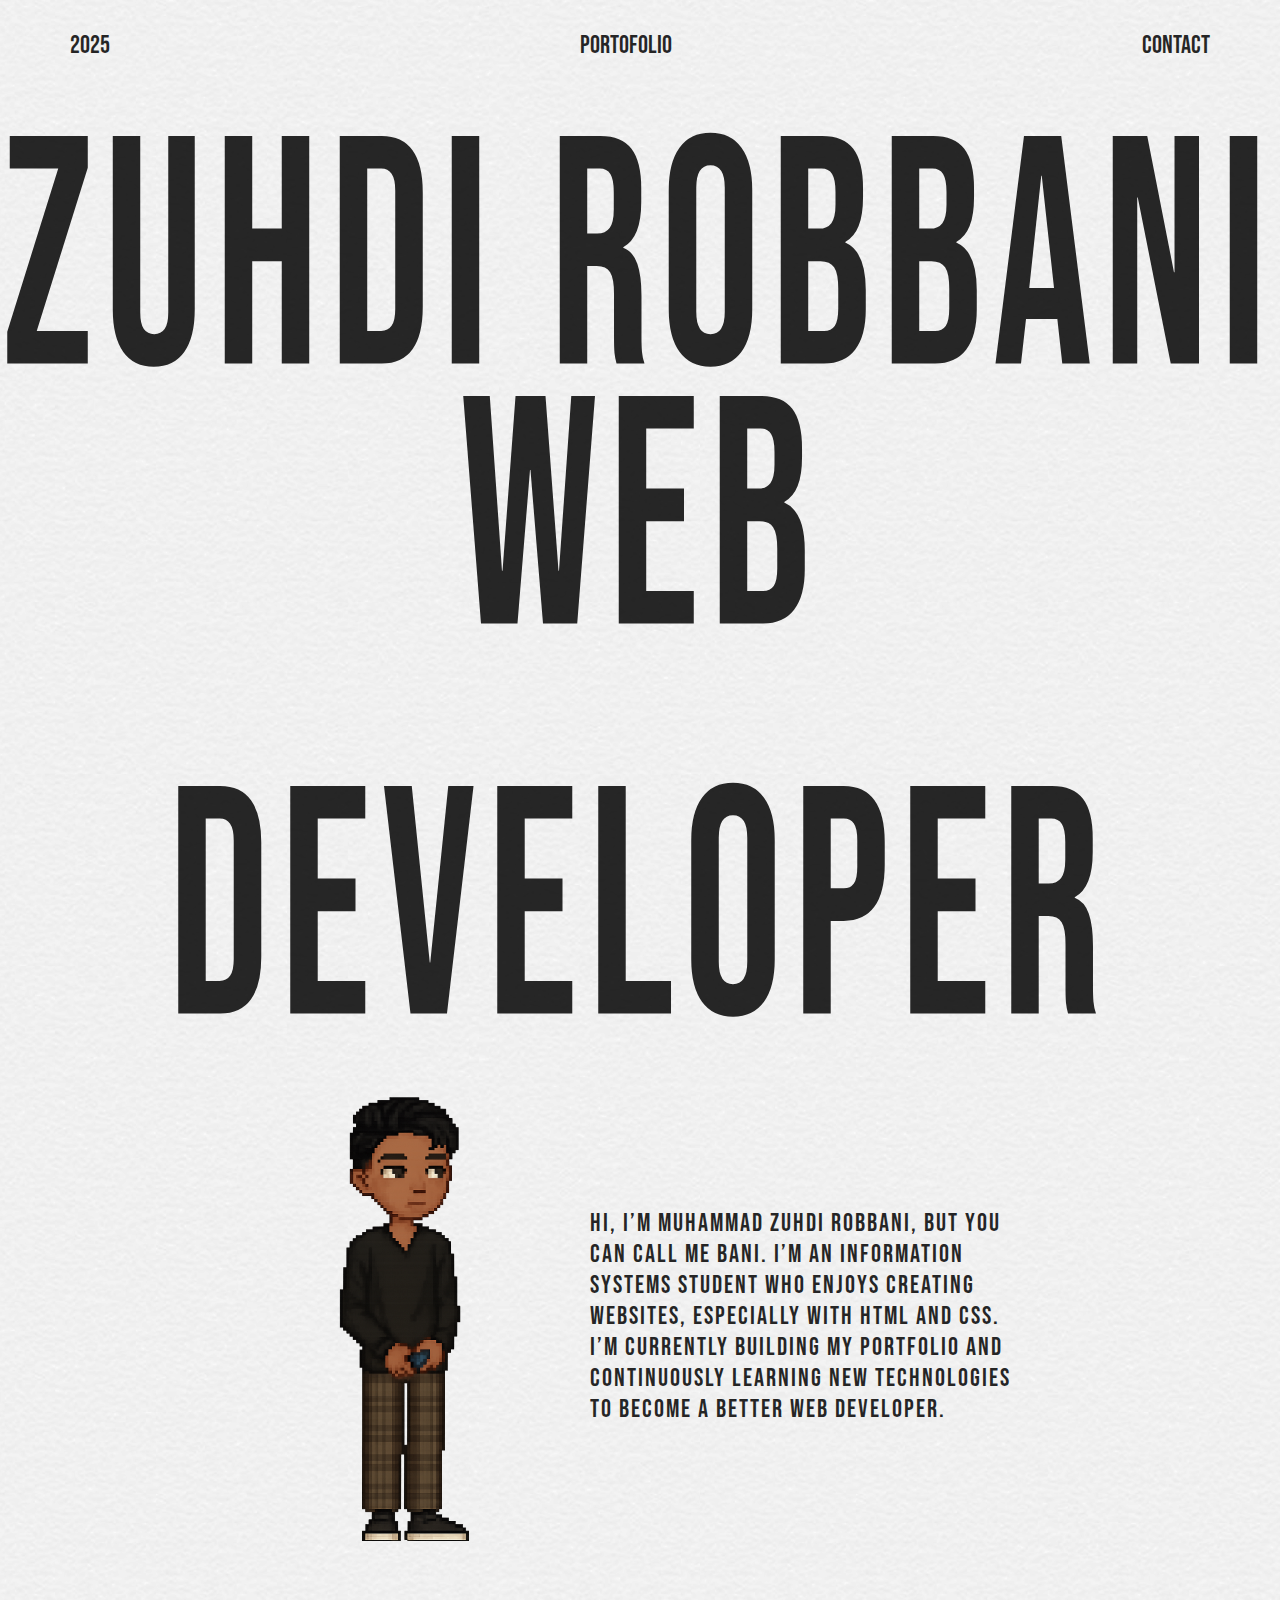
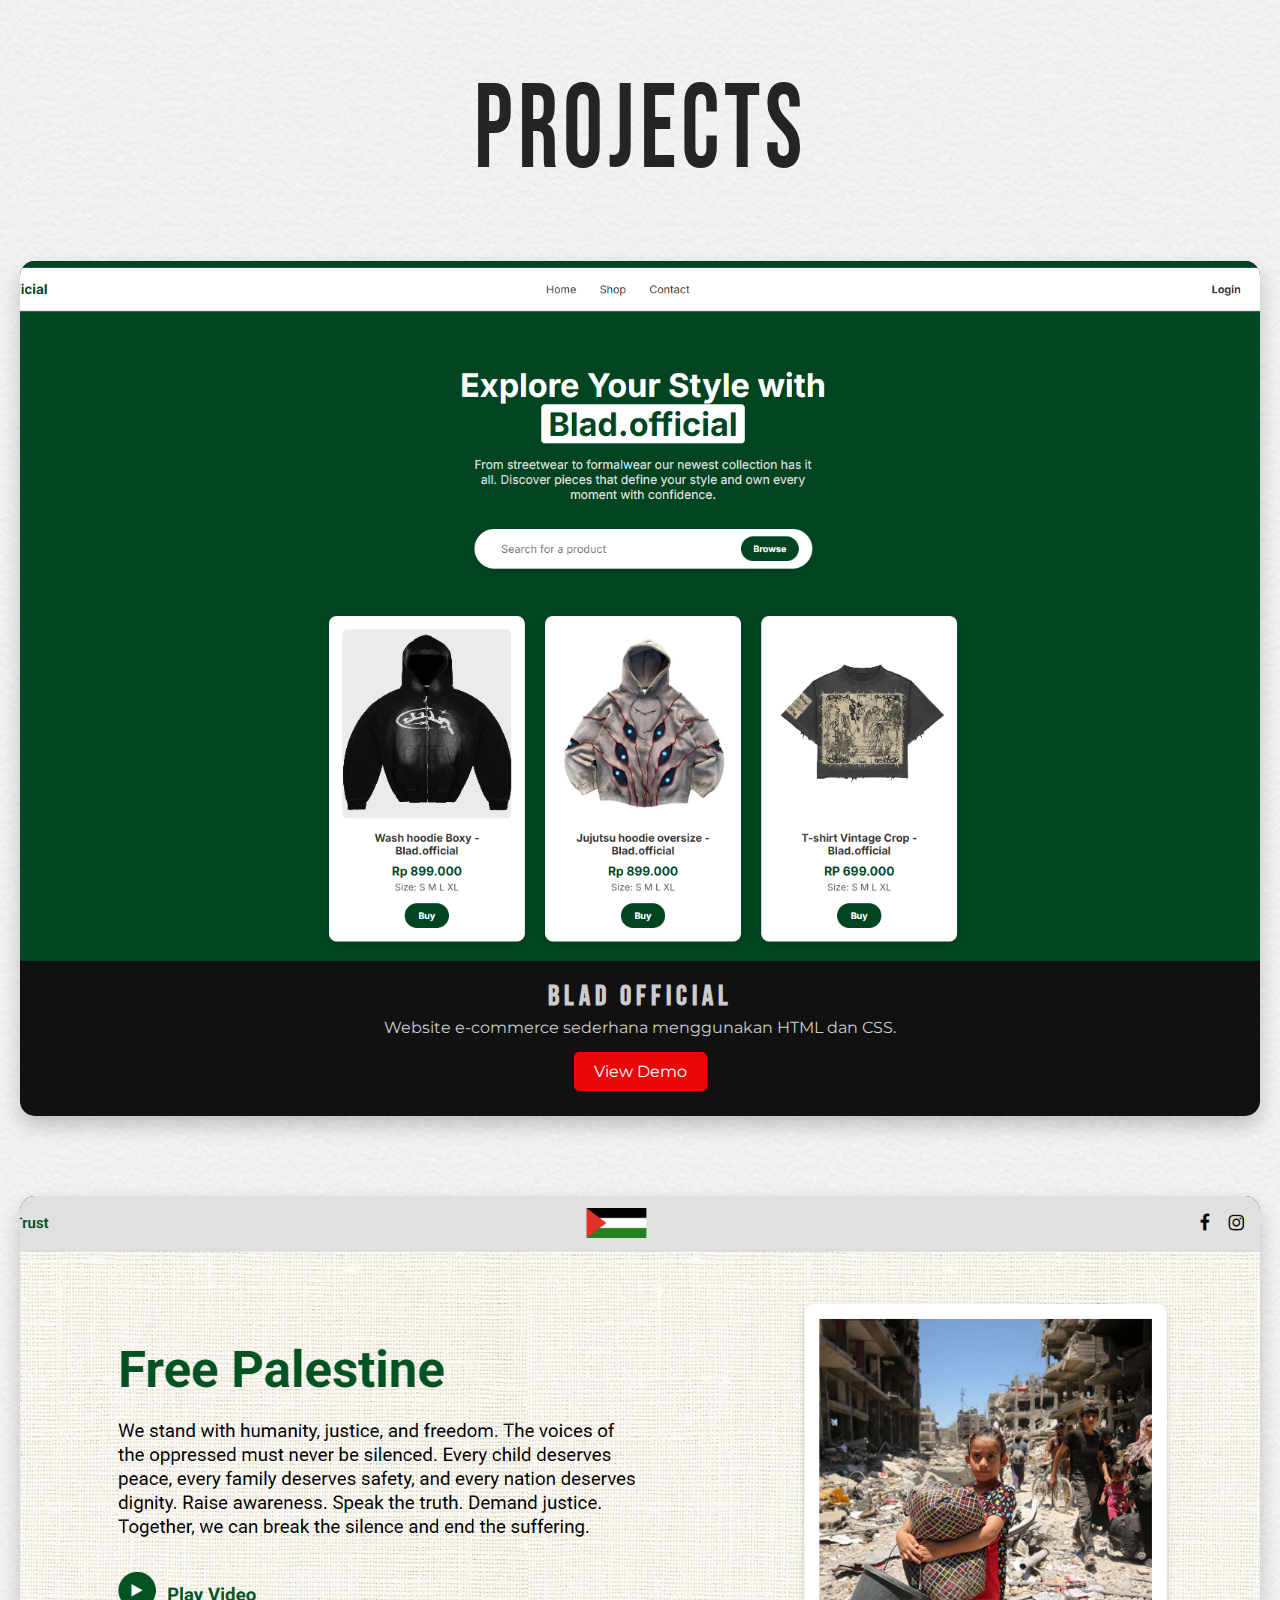
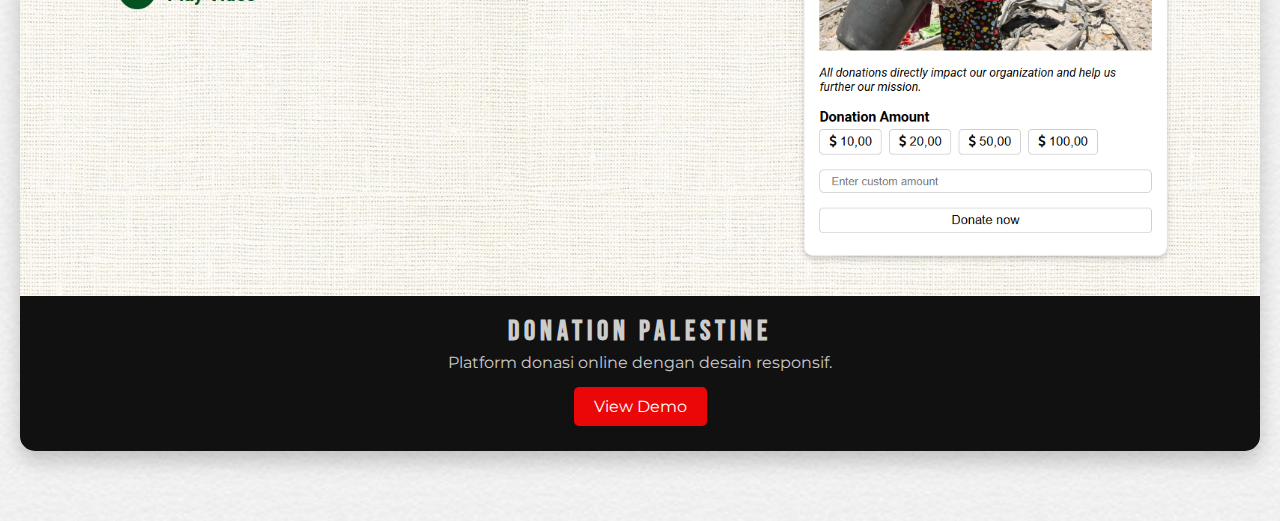
<file: index.html>
<!DOCTYPE html>
<html>
<head>
    <title>Portofolio Zuhdi Robbani</title>
    <link rel="preconnect" href="https://fonts.googleapis.com">
    <link rel="preconnect" href="https://fonts.gstatic.com" crossorigin>
    <link href="https://fonts.googleapis.com/css2?family=Bebas+Neue&display=swap" rel="stylesheet">
    <link rel="preconnect" href="https://fonts.googleapis.com">
    <link rel="preconnect" href="https://fonts.gstatic.com" crossorigin>
    <link href="https://fonts.googleapis.com/css2?family=Montserrat:ital,wght@0,100..900;1,100..900&display=swap" rel="stylesheet">
    <link rel="stylesheet" href="style.css">
</head>
<body>
    <header class="contek">
        <div>2025</div>
        <div>Portofolio</div>
        <div>Contact</div>
    </header>

    <section class="Awal">
        <div class="Nama">
            <p style="margin-bottom: -50px;">Zuhdi Robbani</p>
            <p style="margin-top: -50px;">Web Developer</p>
        </div>
        <div class="deskripsi">
            <img src="pic/baban.png" alt="Avatar Bani">
            <p>Hi, I’m Muhammad Zuhdi Robbani, but you can call me Bani. I’m an Information Systems student who enjoys creating websites, especially with HTML and CSS. I’m currently building my portfolio and continuously learning new technologies to become a better web developer.</p>
        </div>
    </section>

    <section class="project">
        <p class="judul">Projects</p>
        <div class="allprojek">
            <div class="project-card">
                <img src="pic/blad.png" alt="Project 1">
                <h3>BLAD OFFiCIAL</h3>
                <p>Website e-commerce sederhana menggunakan HTML dan CSS.</p>
                <a href="blad/website1.html">View Demo</a>
            </div>
            <div class="project-card">
                <img src="pic/donasi.png" alt="Project 2">
                <h3>DONATION PALESTINE</h3>
                <p>Platform donasi online dengan desain responsif.</p>
                <a href="free/Donation.html">View Demo</a>
            </div>
        </div>
    </section>
    <section>

    </section>
</body>
</html>
</file>
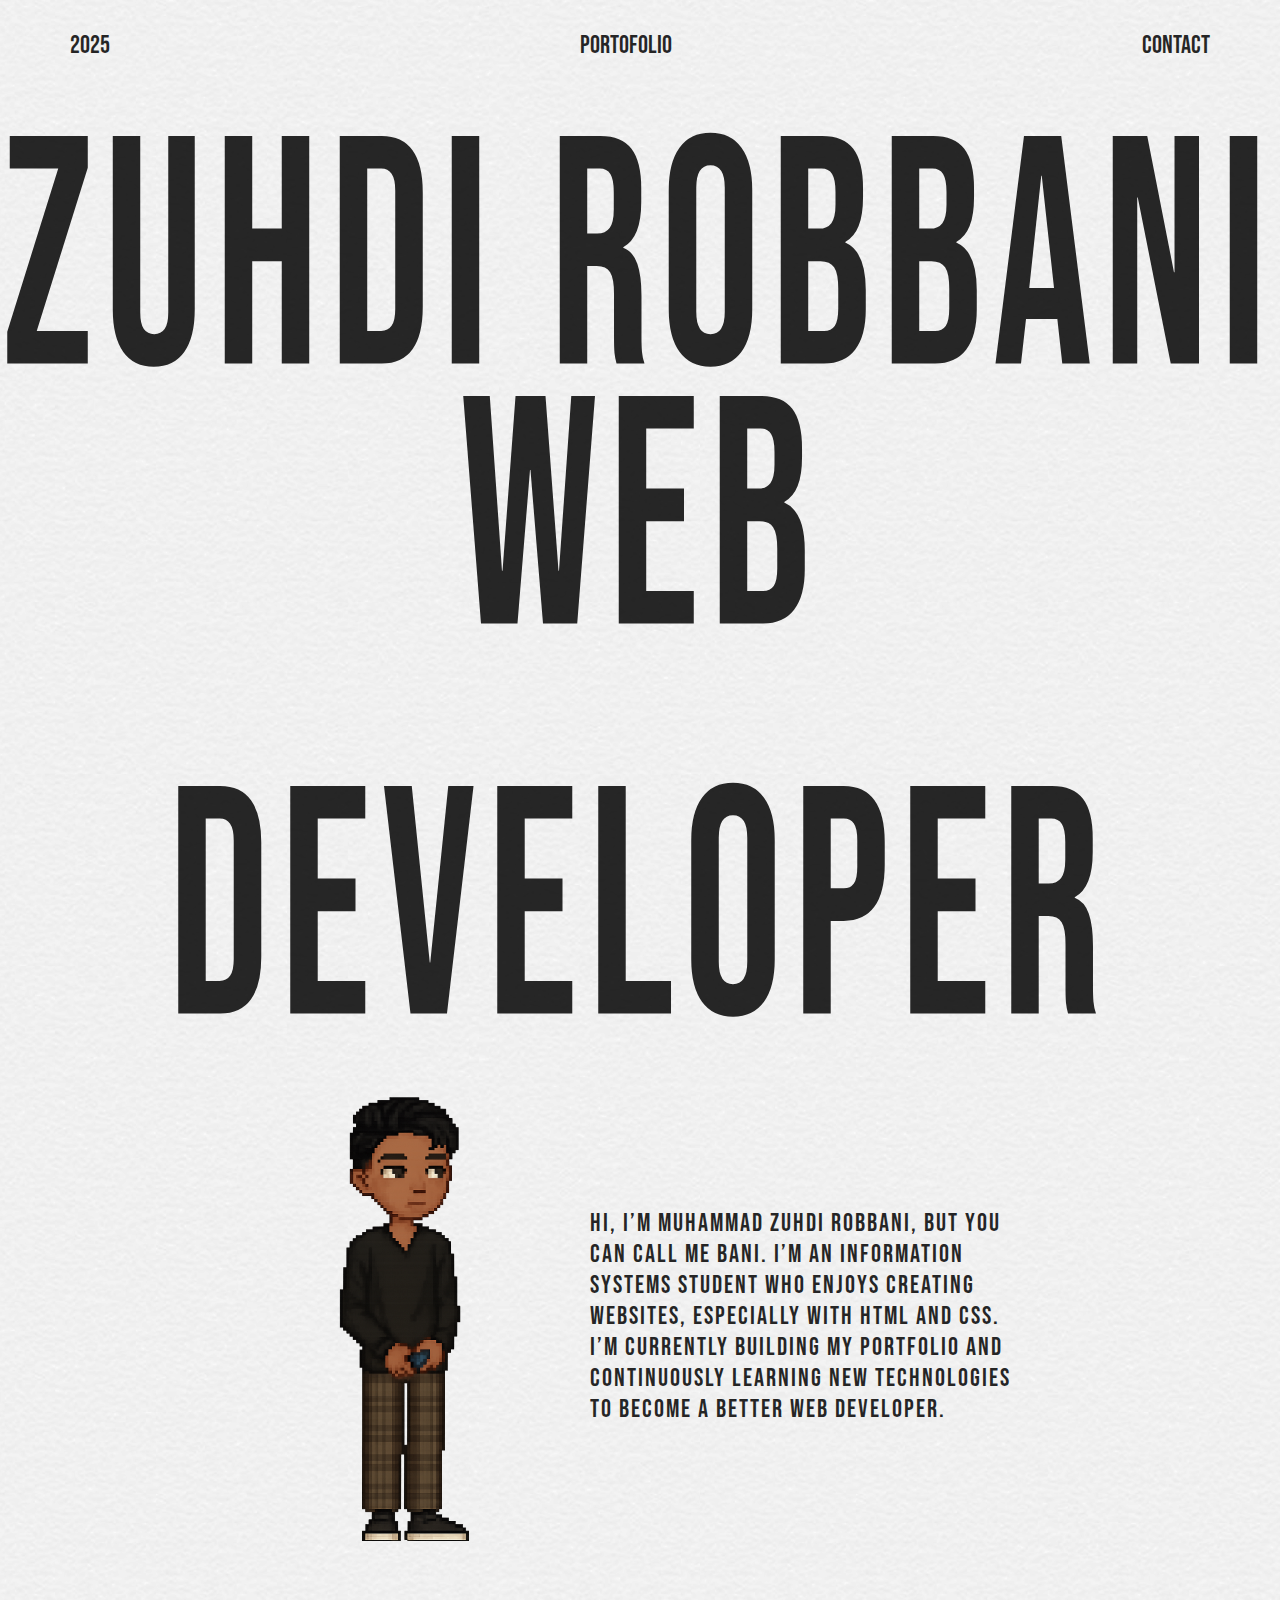
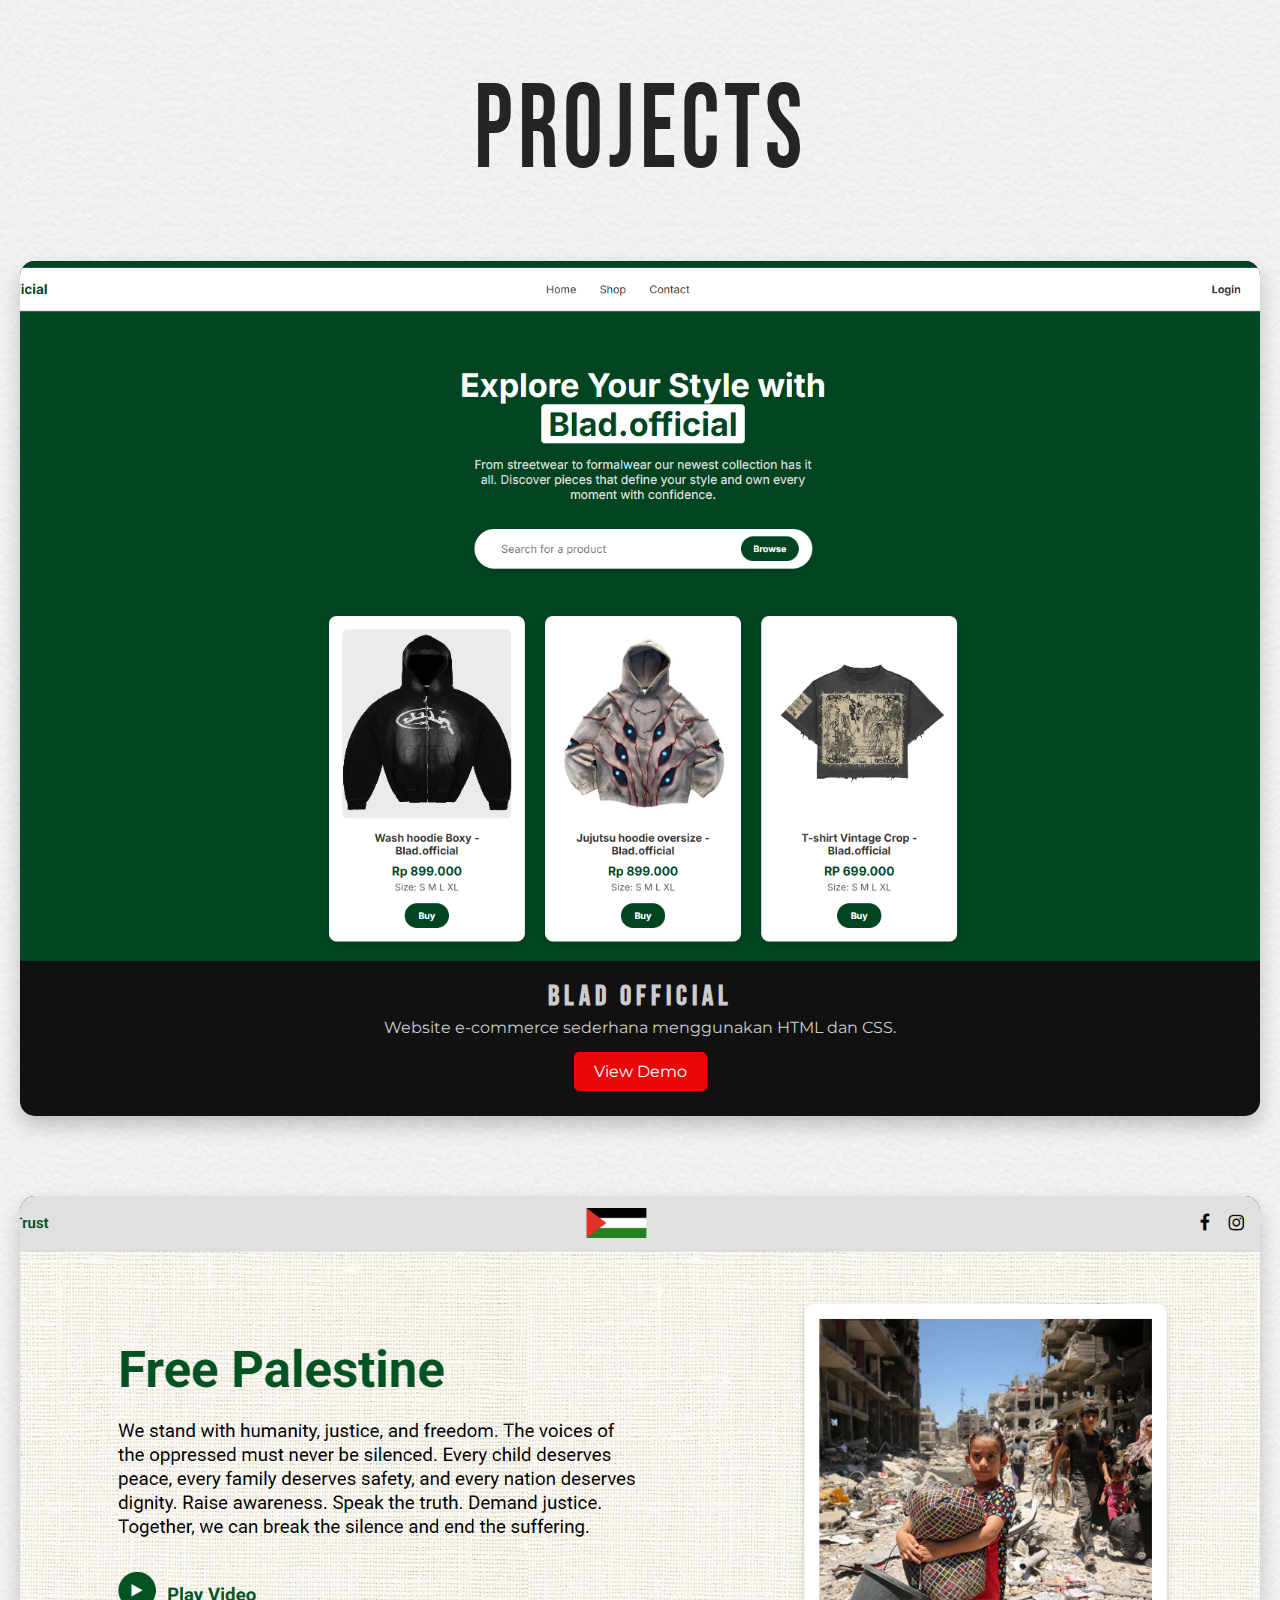
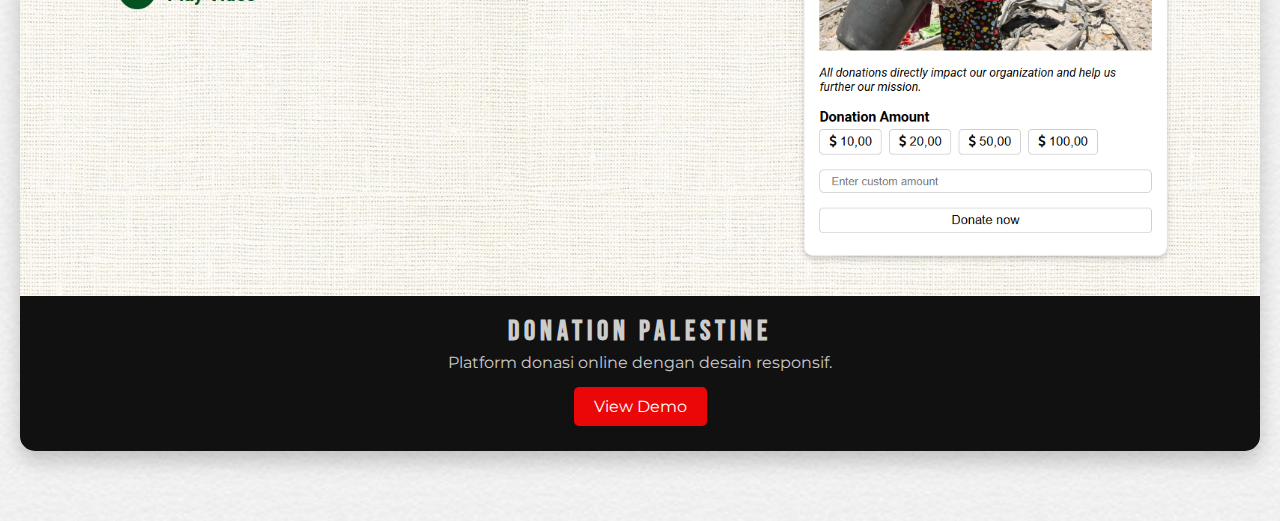
<file: porto.html>
<!DOCTYPE html>
<html>
<head>
    <title>Portofolio Zuhdi Robbani</title>
    <link rel="preconnect" href="https://fonts.googleapis.com">
    <link rel="preconnect" href="https://fonts.gstatic.com" crossorigin>
    <link href="https://fonts.googleapis.com/css2?family=Bebas+Neue&display=swap" rel="stylesheet">
    <link rel="preconnect" href="https://fonts.googleapis.com">
    <link rel="preconnect" href="https://fonts.gstatic.com" crossorigin>
    <link href="https://fonts.googleapis.com/css2?family=Montserrat:ital,wght@0,100..900;1,100..900&display=swap" rel="stylesheet">
    <style>
        * {
            margin: 0;
            padding: 0;
            box-sizing: border-box;
            font-family: 'Bebas Neue', sans-serif,"Montserrat", sans-serif;;
        }
        
        body {
            background-image: url('pic/background.png');
            background-size: 700px;
        }

        header {
            display: flex;
            flex-direction: row;
            justify-content: space-between;
            margin: 30px 70px;
            font-size: 25px;
            color: rgba(0, 0, 0, 0.842);
        }

        /* Section Awal */
        .Awal {
            display: flex;
            flex-direction: column;
            align-items: center;
            gap: 50px;
            animation: fadeIn 1s ease-in-out;
        }

        .Nama {
            display: flex;
            flex-direction: column;
            font-size: 250px;
            align-items: center;
            margin-top: 100px;
            letter-spacing: 10px;
            color: rgba(0, 0, 0, 0.842);
            transform: scaleY(1.3);
            text-align: center;
        }

        .deskripsi {
            display: flex;
            flex-direction: row;
            align-items: center;
            gap: 40px;
            margin: 50px 250px;
            flex-wrap: wrap;
            color: rgba(0, 0, 0, 0.842);
        }

        .deskripsi p {
            font-size: 25px;
            flex: 1;
            letter-spacing: 2px;
        }

        .deskripsi img {
            width: 300px;
            height: auto;
        }

        @keyframes fadeIn {
            from { opacity: 0; transform: translateY(20px); }
            to { opacity: 1; transform: translateY(0); }
        }

        /* Project Section */
        .judul {
            text-align: center;
            font-size: 100px;
            letter-spacing: 5px;
            color: rgba(0, 0, 0, 0.85);
            transform: scaleY(1.2);
            margin-top: 80px;
        }

        .allprojek {
            display: grid;
            gap: 80px;
            max-width: 1400px;
            height: 1830px;
            margin: 50px auto;
            padding: 20px;
        }

        .project-card {
            background: #111;
            color: white;
            border-radius: 15px;
            font-family: "Montserrat", sans-serif;
            overflow: hidden;
            text-align: center;
            box-shadow: 0 10px 20px rgba(0,0,0,0.2);
            transition: transform 0.3s ease, box-shadow 0.3s ease;
        }

        .project-card:hover {
            transform: translateY(-8px);
            box-shadow: 0 15px 25px rgba(0,0,0,0.3);
        }

        .project-card img {
            width: 100%;
            height: 700px;
            object-fit: cover;
        }

        .project-card h3 {
            font-size: 28px;
            margin: 15px 0 5px 0;
            letter-spacing: 5px;
            color: #ccc;
            
        }

        .project-card p {
            font-size: 16px;
            padding: 0 15px;
            margin-bottom: 15px;
            color: #ccc;
            font-family: "Montserrat", sans-serif;
        }

        .project-card a {
            display: inline-block;
            padding: 10px 20px;
            margin-bottom: 20px;
            background: #eb0707;
            color: white;
            border-radius: 5px;
            text-decoration: none;
            font-size: 16px;
            transition: background 0.3s ease;
            font-family: "Montserrat", sans-serif;
        }

        .project-card a:hover {
            background: #e68900;
        }

        /* Responsive */
        @media (max-width: 768px) {
            .Nama {
                font-size: 120px;
            }
            .deskripsi {
                margin: 20px;
                flex-direction: column;
                text-align: center;
            }
            .deskripsi p {
                font-size: 20px;
            }
            .judul {
                font-size: 60px;
            }
            .project-card img {
                height: 180px;
            }
            .project-card h3 {
                font-size: 22px;
            }
            .project-card p {
                font-size: 14px;
            }
        }
    </style>
</head>
<body>
    <header class="contek">
        <div>2025</div>
        <div>Portofolio</div>
        <div>Contact</div>
    </header>

    <section class="Awal">
        <div class="Nama">
            <p style="margin-bottom: -50px;">Zuhdi Robbani</p>
            <p style="margin-top: -50px;">Web Developer</p>
        </div>
        <div class="deskripsi">
            <img src="pic/baban.png" alt="Avatar Bani">
            <p>Hi, I’m Muhammad Zuhdi Robbani, but you can call me Bani. I’m an Information Systems student who enjoys creating websites, especially with HTML and CSS. I’m currently building my portfolio and continuously learning new technologies to become a better web developer.</p>
        </div>
    </section>

    <section class="project">
        <p class="judul">Projects</p>
        <div class="allprojek">
            <div class="project-card">
                <img src="pic/blad.png" alt="Project 1">
                <h3>BLAD OFFiCIAL</h3>
                <p>Website e-commerce sederhana menggunakan HTML dan CSS.</p>
                <a href="blad/website1.html">View Demo</a>
            </div>
            <div class="project-card">
                <img src="pic/donasi.png" alt="Project 2">
                <h3>DONATION PALESTINE</h3>
                <p>Platform donasi online dengan desain responsif.</p>
                <a href="free/Donation.html">View Demo</a>
            </div>
        </div>
    </section>
    <section>
        
    </section>
</body>
</html>
</file>
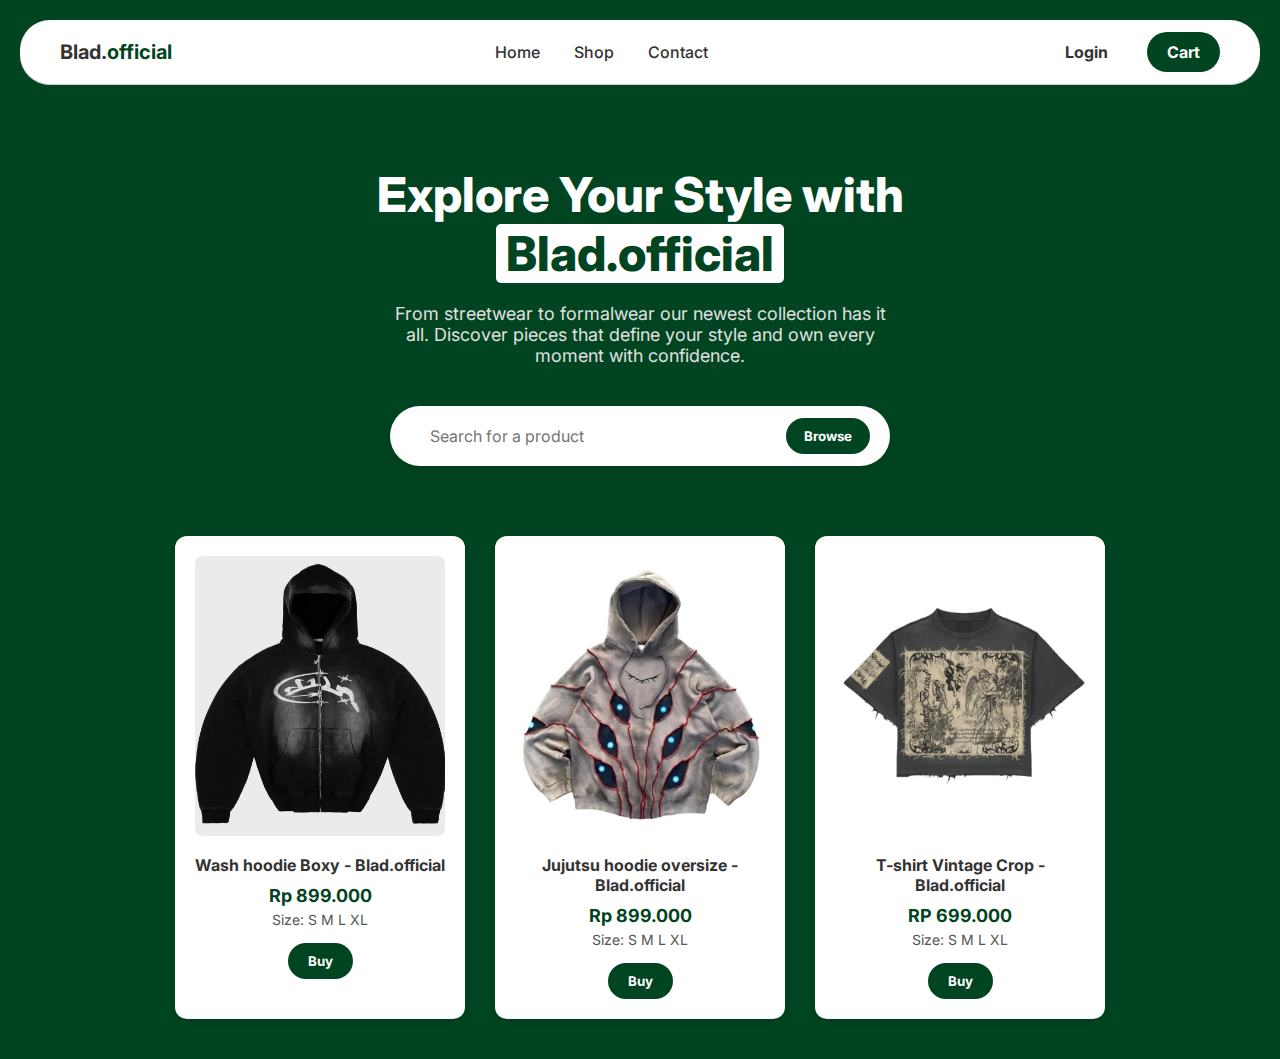
<file: blad/website1.html>
<!DOCTYPE html>
<html lang="en">
    <head>
        <meta charset="UTF-8">
        <title>Blad.official</title>
        <link href="https://fonts.googleapis.com/css2?family=Inter:wght@400;700&display=swap" rel="stylesheet">
        <link rel="stylesheet" href="website1.css">
    </head>
    <body>
        <header>
            <div class="logo">Blad.<span>official</span></div>
            <nav>
                <a>Home</a>
                <a >Shop</a>
                <a>Contact</a>
            </nav>
            <div class="buttons">
                <a class="login" >Login</a>
                <a class="start" >Cart</a>
            </div>
        </header>

        <main>
            <h1>Explore Your Style with<br><span style="background-color: #ffffff; color: #014421; padding: 0 10px; border-radius: 5px;">Blad.official</span></h1>
            <p>From streetwear to formalwear our newest collection has it all. Discover pieces that define your style and own every moment with confidence.</p>
            <div class="Album-input">
                <input type="text" placeholder="Search for a product">
                <button>Browse</button>
            </div>
        </main>

        <section class="product-grid">
            <div class="product-card">
                <img src="produk1.webp">
                <h3>Wash hoodie Boxy - Blad.official</h3>
                <p class="price">Rp 899.000</p>
                <p class="size">Size: S M L XL</p>
                <a href="website2.html">
                    <button class="buy-button">Buy</button>
                </a>
            </div>

            <div class="product-card">
                <img src="produk2.webp" alt="Jujutsu hoodie oversize - Blad.official">
                <h3>Jujutsu hoodie oversize - Blad.official</h3>
                <p class="price">Rp 899.000</p>
                <p class="size">Size: S M L XL</p>
                <button class="buy-button">Buy</button>
            </div>

            <div class="product-card">
                <img src="produk3.jpg">
                <h3>T-shirt Vintage Crop - Blad.official</h3>
                <p class="price">RP 699.000</p>
                <p class="size">Size: S M L XL</p>
                <button class="buy-button">Buy</button>
            </div>
        </section>
    </body>
</html>
</file>
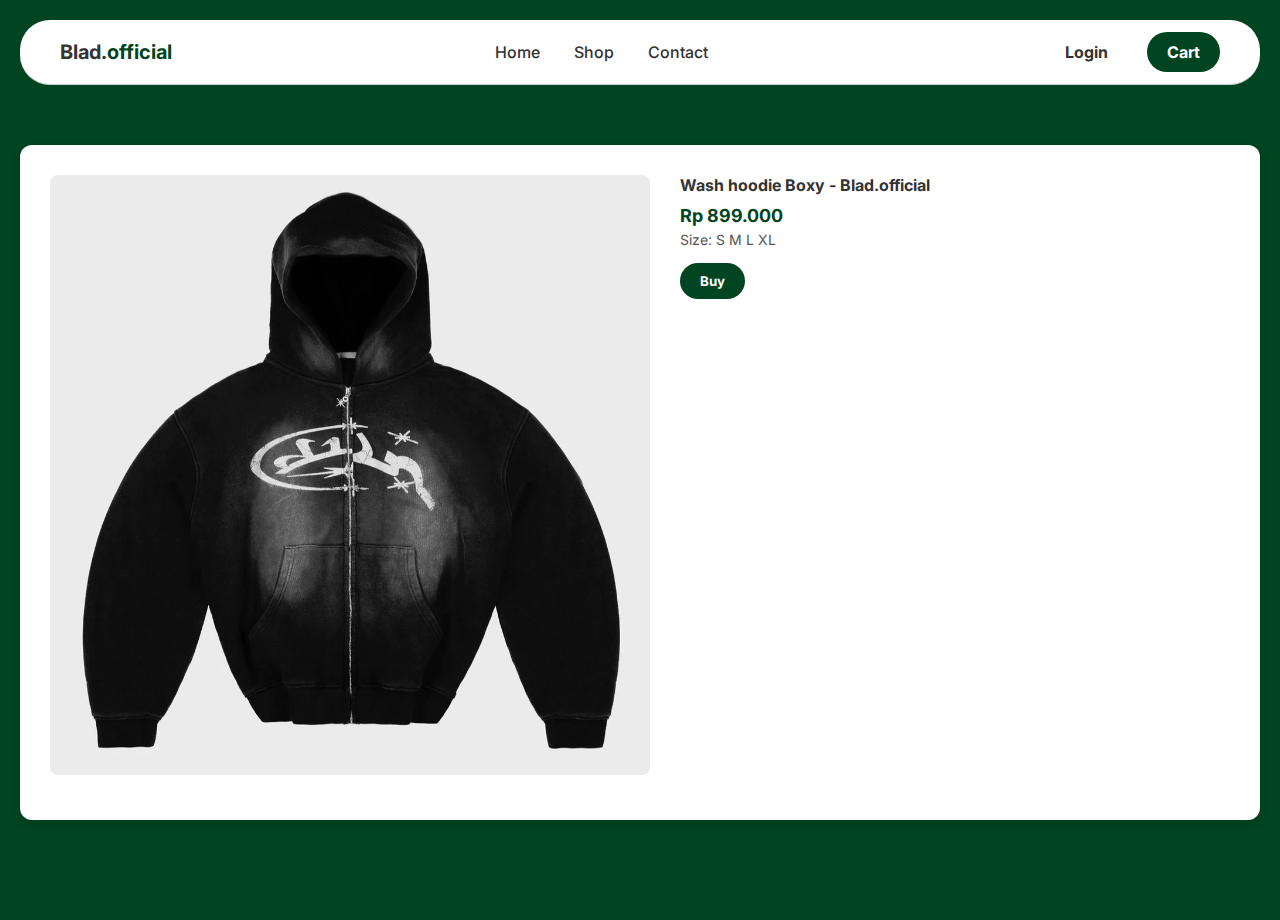
<file: blad/website2.html>
<!DOCTYPE html>
<html lang="en">
    <head>
        <meta charset="UTF-8">
        <title>Blad.official</title>
        <link href="https://fonts.googleapis.com/css2?family=Inter:wght@400;700&display=swap" rel="stylesheet">
        <style>
            * {
            box-sizing: border-box;
            margin: 0;
            padding: 0;
            font-family: 'Inter', sans-serif;
            }

            body {
                background-color: #014421;
                color: #f2f2f2;
                min-height: 100vh;
            }

            header {
                display: flex;
                justify-content: space-between;
                align-items: center;
                padding: 20px 40px;
                background-color: white;
                border-bottom: 1px solid #ccc;
                border-radius: 30px;
                margin: 20px;
            }

            .logo {
                font-weight: 700;
                font-size: 20px;
                color: #333;
            }

            .logo span {
                color: #014421;
            }

            nav a {
                margin: 0 15px;
                text-decoration: none;
                color: #333;
                font-weight: 500;
            }

            .buttons a {
                margin-left: 15px;
                padding: 10px 20px;
                text-decoration: none;
                border-radius: 20px;
                font-weight: bold;
            }

            .login {
                color: #333;
            }

            .start {
                background-color: #014421;
                color: white;
                cursor: pointer;
                transition: opacity 0.8;
            }
            .start:hover{
                opacity: 0.8;
            }

            main {
                display: flex;
                flex-direction: column;
                align-items: center;
                justify-content: center;
                padding: 60px 20px 30px 20px;
                text-align: center;
            }

            h1 {
                font-size: 48px;
                font-weight: 800;
                color: white;
                margin-bottom: 20px;
            }

            p {
                font-size: 18px;
                color: #e0e0e0;
                margin-bottom: 40px;
                max-width: 500px;
            }

            .product-grid {
                display: flex;
                justify-content: center;
                gap: 30px;
                padding: 40px 20px;
                flex-wrap: wrap;
            }

            .product-card {
                background-color: white;
                color: #333;
                border-radius: 12px;
                box-shadow: 0 4px 10px rgba(0,0,0,0.1);
                width: 1800px;
                padding: 30px;
                display: flex;
                flex-direction: row;
                gap: 30px;
            }
            
            .product-card img {
                width: 600px;
                height: 600px;
                border-radius: 8px;
                object-fit: cover;
                margin-bottom: 15px;
            }

            .product-card h3 {
                font-size: 16px;
                margin-bottom: 10px;
            }

            .product-card .price {
                font-weight: bold;
                color: #014421;
                margin-bottom: 5px;
            }

            .product-card .size {
                font-size: 14px;
                margin-bottom: 15px;
                color: #555;
            }

            .buy-button {
                background-color: #014421;
                color: white;
                border: none;
                padding: 10px 20px;
                border-radius: 20px;
                cursor: pointer;
                font-weight: bold;
                transition: background-color 0.3s;
            }

            .buy-button:hover {
                background-color: #012f18;
            }
        </style>
    </head>
    <body>
        <header>
            <div class="logo">Blad.<span>official</span></div>
            <nav>
                <a>Home</a>
                <a >Shop</a>
                <a>Contact</a>
            </nav>
            <div class="buttons">
                <a class="login" >Login</a>
                <a class="start" >Cart</a>
            </div>
        </header>
        <section class="product-grid">
            <div class="product-card">
                <img src="produk1.webp">
                <span>
                    <h3>Wash hoodie Boxy - Blad.official</h3>
                    <p class="price">Rp 899.000</p>
                    <p class="size">Size: S M L XL</p>
                    <button href="" class="buy-button">Buy</button>
                </span>
            </div>
        </section>
    </body>
</html>
</file>
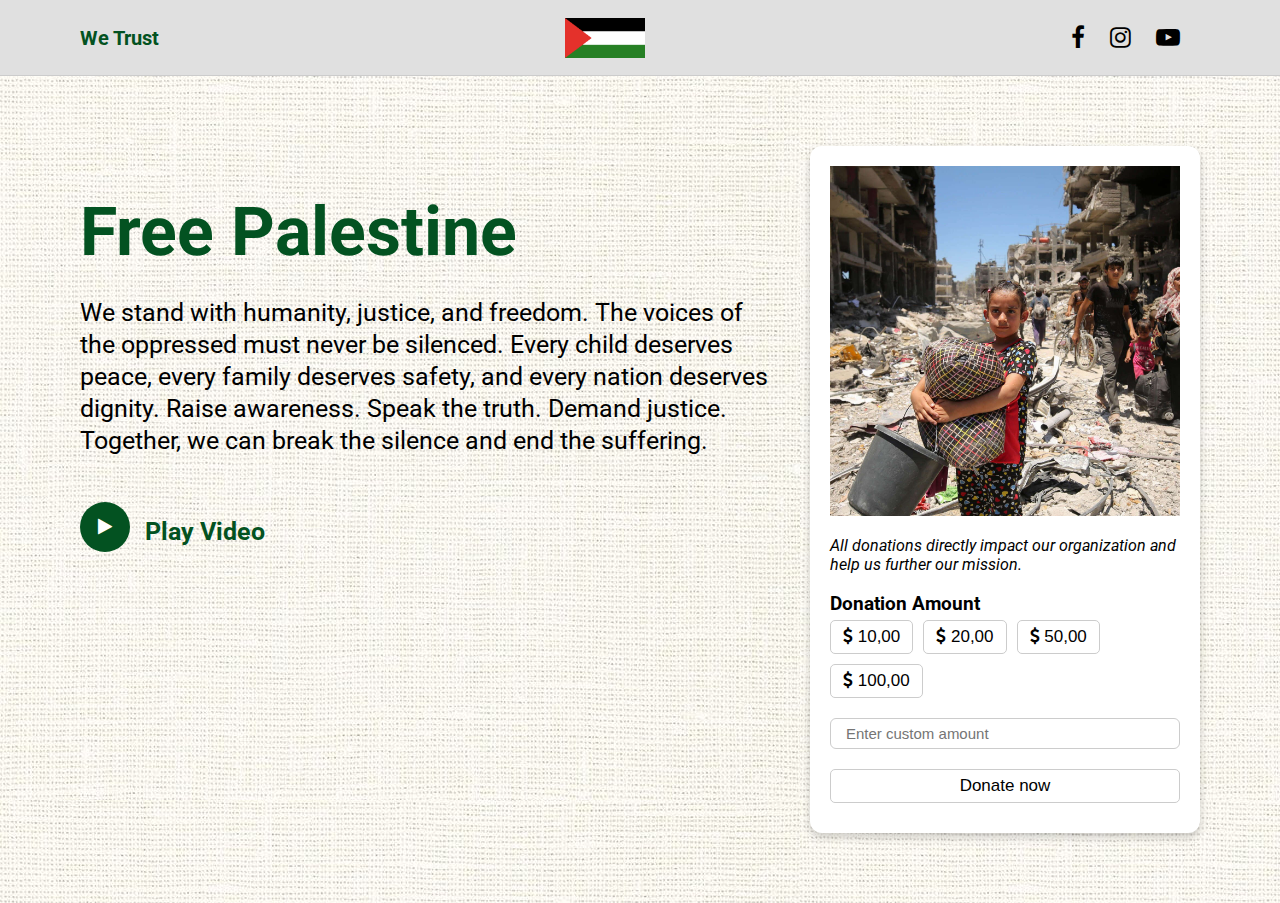
<file: free/Donation.html>
<!DOCTYPE html>
<html>
<head>
    <title>FREE PALESTINE</title>
    <link rel="stylesheet" href="https://cdnjs.cloudflare.com/ajax/libs/font-awesome/4.7.0/css/font-awesome.min.css">
    <link rel="preconnect" href="https://fonts.googleapis.com">
    <link rel="preconnect" href="https://fonts.gstatic.com" crossorigin>
    <link href="https://fonts.googleapis.com/css2?family=Roboto:ital,wght@0,100..900;1,100..900&display=swap" rel="stylesheet">

    <style>
        p,a {
            font-family: Roboto, arial;
            max-width: 700px;
        }

        body {
            background-image: url("Background.jpg");
            margin: 0;
        }

        main {
            display: flex;
            flex-direction: column;
            align-items: flex-start;
            justify-content: center;
            flex: 2;
            padding: 0;
        }

        header{
            display: flex;
            flex-direction: row;
            align-items: center;
            justify-content: space-between;
            padding: 15px 80px;
            background-color: rgb(224, 224, 224);
            border-bottom: 1px solid #ccc;
        }

        .logo {
            font-family: Roboto;
            font-weight: 700;
            font-size: 20px;
            color: rgb(3, 82, 33);
        }

        .core {
            display: flex;
            flex-direction: row;
            justify-content: space-between;
            align-items: flex-start;
            gap: 30px;
            padding: 70px 80px;
            max-width: 1400px;
            margin: 0 auto;
        }

        .Video-play {
            display: flex;
            flex-direction: row;
            align-items: center;
            gap: 15px;
            margin-top: 20px;
        }

        .play {
            background-color: rgb(3, 82, 33);
            border-radius: 50px;
            border-style: none;
            padding: 16px 18px;
            display: inline-block;
        }

        .freepalestine {
            font-family: Roboto, arial;
            color: rgb(3, 82, 33);
            margin-bottom: 0px;
            font-size: 68px;
        }

        .span-play {
            font-size: 25px;
            font-family: Roboto, arial;
            font-weight: bold;
            color: rgb(3, 82, 33);
            margin-top: 10px;
        }

        .donation {
            flex: 1;
            background-color: rgb(255, 255, 255);
            color: black;
            border-radius: 12px;
            box-shadow: 0px 4px 8px rgba(0,0,0,0.2);
            padding: 20px;
            margin-left: 0px;
        }

        .donation img {
            width: 100%;
            height: auto;
            object-fit: cover;
        }

        .donation input {
            width: 362px;
            border-radius: 6px;
            border: 1px solid #ccc;
            padding: 6px 15px;
            margin-top: 10px;
            font-size: 15px;
            box-sizing: border-box;
        }
        .donation button {
            background-color: rgb(255, 255, 255);
            color: rgb(0, 0, 0);
            border: 1px solid #ccc;
            border-radius: 5px;
            padding: 6px 12px;
            font-size: 17px;
            cursor: pointer;
            transition: background -color 0.5s ease;
        }
        .donation button:hover{
            background-color: rgb(190, 190, 190);
        }
        .donate-button {
            background-color: rgb(3, 82, 33);
            color: white;
            margin-top: 10px;
            border: none;
            border-radius: 5px;
            padding: 5px 10px;
            margin-top: 10px;
            font-size: 15px;
            cursor: pointer;
        }
        .donate-button:hover{
            background-color: rgb(190, 190, 190);
        }
        .button-gap {
            display: flex;
            flex-wrap: wrap;
            gap: 10px;
            margin-bottom: 10px;
        }
        .donation input,
        .donate-button {
            width: 100%;
            box-sizing: border-box;
        }

        main p {
            line-height: 32px;
            font-size: 25px;
        }
        .Sosial-media{
            display: flex;
            gap: 25px;
            padding: 10px 20px;
            text-decoration: none;
            border-radius: 20px;
        }
    </style>
</head>
<body>
    <header>
        <div class="logo">We Trust</div>
        <img style="width: 80px;" src="Flag-of-Palestine.png">
            <div class="Sosial-media">
                <a class="facebook"><i style="font-size:24px" class="fa">&#xf09a;</i></a>
                <a class="Instagram"><i style="font-size:24px" class="fa">&#xf16d;</i></a>
                <a class="youtube"><i style="font-size:24px" class="fa">&#xf16a;</i></a>
            </div>
    </header>
    <div class="core">
        <main>
            <h1 class="freepalestine">Free Palestine</h1>
            <p>We stand with humanity, justice, and freedom. The voices of the oppressed must never be silenced. Every child deserves peace, every family deserves safety, and every nation deserves dignity. Raise awareness. Speak the truth. Demand justice. Together, we can break the silence and end the suffering.</p>
            <a href="https://www.youtube.com/watch?v=XM7F9vhFYt0">
                <div class="Video-play">
                    <button class="play">
                        <i class="fa" style="font-size:18px; color: white">&#xf04b;</i>
                    </button> </a>
                    <span class="span-play">Play Video</span>
                </div>
            
        </main>
        <div class="donation">
            <img src="FreeFree.jpg">
            <p style="font-style: oblique;">
                All donations directly impact our organization and help us further our mission.
            </p>
            <h3 style="font-family: Roboto, arial; margin-bottom: 5px;">Donation Amount</h3>
            <div class="button-gap">
                <button onclick="setAmount(10)"><i class="fa">&#xf155;</i> 10,00 </button>
                <button onclick="setAmount(20)"><i class="fa">&#xf155;</i> 20,00 </button>
                <button onclick="setAmount(50)"><i class="fa">&#xf155;</i> 50,00 </button>
                <button onclick="setAmount(100)"><i class="fa">&#xf155;</i> 100,00</button>
                <input type="text" id="customa" placeholder="Enter custom amount">
                <button class="donate-button">Donate now</button>
            </div>
        </div>
    </div>
    <script>
        function setAmount(amount) {
            document.getElementById("customa").value = "$" + amount.toFixed(2).replace('.', ',');
        }
    </script>
</body>
</html>
</file>
<file: style.css>
* {
            margin: 0;
            padding: 0;
            box-sizing: border-box;
            font-family: 'Bebas Neue', sans-serif,"Montserrat", sans-serif;;
        }
        
        body {
            background-image: url('pic/background.png');
            background-size: 700px;
        }

        header {
            display: flex;
            flex-direction: row;
            justify-content: space-between;
            margin: 30px 70px;
            font-size: 25px;
            color: rgba(0, 0, 0, 0.842);
        }

        /* Section Awal */
        .Awal {
            display: flex;
            flex-direction: column;
            align-items: center;
            gap: 50px;
            animation: fadeIn 1s ease-in-out;
        }

        .Nama {
            display: flex;
            flex-direction: column;
            font-size: 250px;
            align-items: center;
            margin-top: 100px;
            letter-spacing: 10px;
            color: rgba(0, 0, 0, 0.842);
            transform: scaleY(1.3);
            text-align: center;
        }

        .deskripsi {
            display: flex;
            flex-direction: row;
            align-items: center;
            gap: 40px;
            margin: 50px 250px;
            flex-wrap: wrap;
            color: rgba(0, 0, 0, 0.842);
        }

        .deskripsi p {
            font-size: 25px;
            flex: 1;
            letter-spacing: 2px;
        }

        .deskripsi img {
            width: 300px;
            height: auto;
        }

        @keyframes fadeIn {
            from { opacity: 0; transform: translateY(20px); }
            to { opacity: 1; transform: translateY(0); }
        }

        /* Project Section */
        .judul {
            text-align: center;
            font-size: 100px;
            letter-spacing: 5px;
            color: rgba(0, 0, 0, 0.85);
            transform: scaleY(1.2);
            margin-top: 80px;
        }

        .allprojek {
            display: grid;
            gap: 80px;
            max-width: 1400px;
            height: 1830px;
            margin: 50px auto;
            padding: 20px;
        }

        .project-card {
            background: #111;
            color: white;
            border-radius: 15px;
            font-family: "Montserrat", sans-serif;
            overflow: hidden;
            text-align: center;
            box-shadow: 0 10px 20px rgba(0,0,0,0.2);
            transition: transform 0.3s ease, box-shadow 0.3s ease;
        }

        .project-card:hover {
            transform: translateY(-8px);
            box-shadow: 0 15px 25px rgba(0,0,0,0.3);
        }

        .project-card img {
            width: 100%;
            height: 700px;
            object-fit: cover;
        }

        .project-card h3 {
            font-size: 28px;
            margin: 15px 0 5px 0;
            letter-spacing: 5px;
            color: #ccc;
            
        }

        .project-card p {
            font-size: 16px;
            padding: 0 15px;
            margin-bottom: 15px;
            color: #ccc;
            font-family: "Montserrat", sans-serif;
        }

        .project-card a {
            display: inline-block;
            padding: 10px 20px;
            margin-bottom: 20px;
            background: #eb0707;
            color: white;
            border-radius: 5px;
            text-decoration: none;
            font-size: 16px;
            transition: background 0.3s ease;
            font-family: "Montserrat", sans-serif;
        }

        .project-card a:hover {
            background: #e68900;
        }

        /* Responsive */
        @media (max-width: 768px) {
            .Nama {
                font-size: 120px;
            }
            .deskripsi {
                margin: 20px;
                flex-direction: column;
                text-align: center;
            }
            .deskripsi p {
                font-size: 20px;
            }
            .judul {
                font-size: 60px;
            }
            .project-card img {
                height: 180px;
            }
            .project-card h3 {
                font-size: 22px;
            }
            .project-card p {
                font-size: 14px;
            }
        }
</file>
<file: blad/website1.css>
* {
                box-sizing: border-box;
                margin: 0;
                padding: 0;
                font-family: 'Inter', sans-serif;
            }

            body {
                background-color: #014421;
                color: #f2f2f2;
                min-height: 100vh;
            }

            header {
                display: flex;
                justify-content: space-between;
                align-items: center;
                padding: 20px 40px;
                background-color: white;
                border-bottom: 1px solid #ccc;
                border-radius: 30px;
                margin: 20px;
            }

            .logo {
                font-weight: 700;
                font-size: 20px;
                color: #333;
            }

            .logo span {
                color: #014421;
            }

            nav a {
                margin: 0 15px;
                text-decoration: none;
                color: #333;
                font-weight: 500;
            }

            .buttons a {
                margin-left: 15px;
                padding: 10px 20px;
                text-decoration: none;
                border-radius: 20px;
                font-weight: bold;
            }

            .login {
                color: #333;
            }

            .start {
                background-color: #014421;
                color: white;
                cursor: pointer;
                transition: opacity 0.8;
            }
            .start:hover{
                opacity: 0.8;
            }

            main {
                display: flex;
                flex-direction: column;
                align-items: center;
                justify-content: center;
                padding: 60px 20px 30px 20px;
                text-align: center;
            }

            h1 {
                font-size: 48px;
                font-weight: 800;
                color: white;
                margin-bottom: 20px;
            }

            p {
                font-size: 18px;
                color: #e0e0e0;
                margin-bottom: 40px;
                max-width: 500px;
            }

            .Album-input {
                background-color: white;
                border-radius: 30px;
                display: flex;
                align-items: center;
                padding: 10px 20px;
                box-shadow: 0 4px 10px rgba(0,0,0,0.1);
                width: 100%;
                max-width: 500px;
            }

            .Album-input input {
                border: none;
                outline: none;
                font-size: 16px;
                margin-left: 10px;
                padding: 10px;
                flex: 1;
            }

            .Album-input button {
                background-color: #014421;
                border: none;
                color: white;
                font-weight: bold;
                padding: 10px 18px;
                border-radius: 20px;
                cursor: pointer;
                transition: opacity 0.8;
            }
            .Album-input button:hover{
                opacity: 0.8;
            }

            .product-grid {
                display: flex;
                justify-content: center;
                gap: 30px;
                padding: 40px 20px;
                flex-wrap: wrap;
            }

            .product-card {
                background-color: white;
                color: #333;
                border-radius: 12px;
                box-shadow: 0 4px 10px rgba(0,0,0,0.1);
                width: 290px;
                padding: 20px;
                text-align: center;
                transition: transform 0.2s ease;
            }

            .product-card:hover {
                transform: translateY(-10px);
            }

            .product-card img {
                width: 100%;
                border-radius: 8px;
                object-fit: cover;
                height: 280px;
                margin-bottom: 15px;
            }

            .product-card h3 {
                font-size: 16px;
                margin-bottom: 10px;
            }

            .product-card .price {
                font-weight: bold;
                color: #014421;
                margin-bottom: 5px;
            }

            .product-card .size {
                font-size: 14px;
                margin-bottom: 15px;
                color: #555;
            }

            .buy-button {
                background-color: #014421;
                color: white;
                border: none;
                padding: 10px 20px;
                border-radius: 20px;
                cursor: pointer;
                font-weight: bold;
                transition: background-color 0.3s;
            }

            .buy-button:hover {
                background-color: #012f18;
            }
</file>
